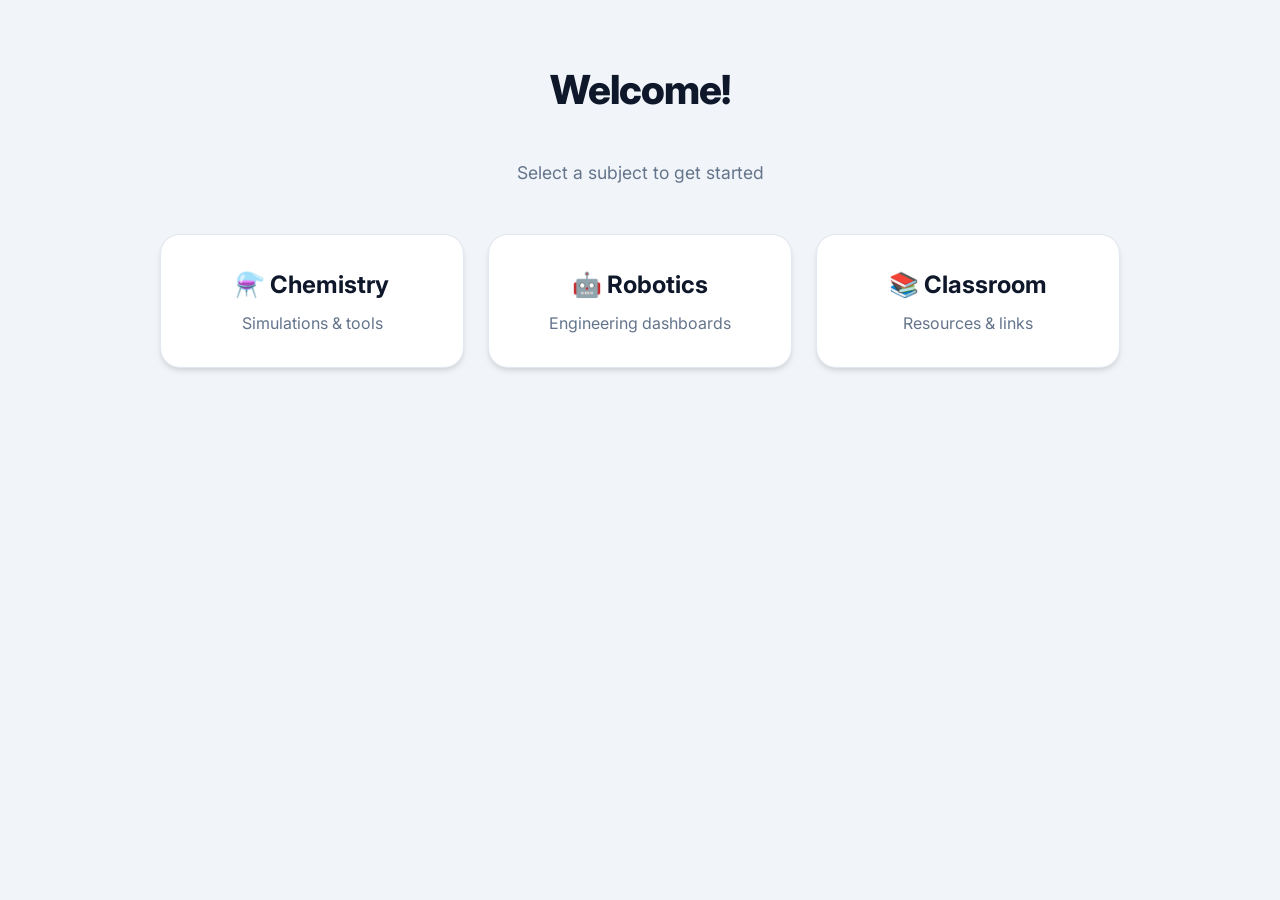
<file: index.html>
<!DOCTYPE html>
<html lang="en">
<head>
  <meta charset="UTF-8">
  <title>Classroom Hub</title>

  <!-- Google Font -->
  <link href="https://fonts.googleapis.com/css2?family=Inter:wght@400;500;600;700&display=swap" rel="stylesheet">

  <!-- Your external stylesheet -->
  <link rel="stylesheet" href="styles.css?v=1">

<body>

<main class="content">
  <h1>Welcome!</h1>
  <p class="subtitle">Select a subject to get started</p> <section class="launchpad">
    <a class="tile blue-tile" href="chemistry.html">
      <h3>⚗️ Chemistry</h3>
      <p>Simulations & tools</p>
    </a>

    <a class="tile green-tile" href="robotics.html">
      <h3>🤖 Robotics</h3>
      <p>Engineering dashboards</p>
    </a>

    <a class="tile yellow-tile" href="#">
      <h3>📚 Classroom</h3>
      <p>Resources & links</p>
    </a>
  </section>
</main>

</body>
</html>
</file>
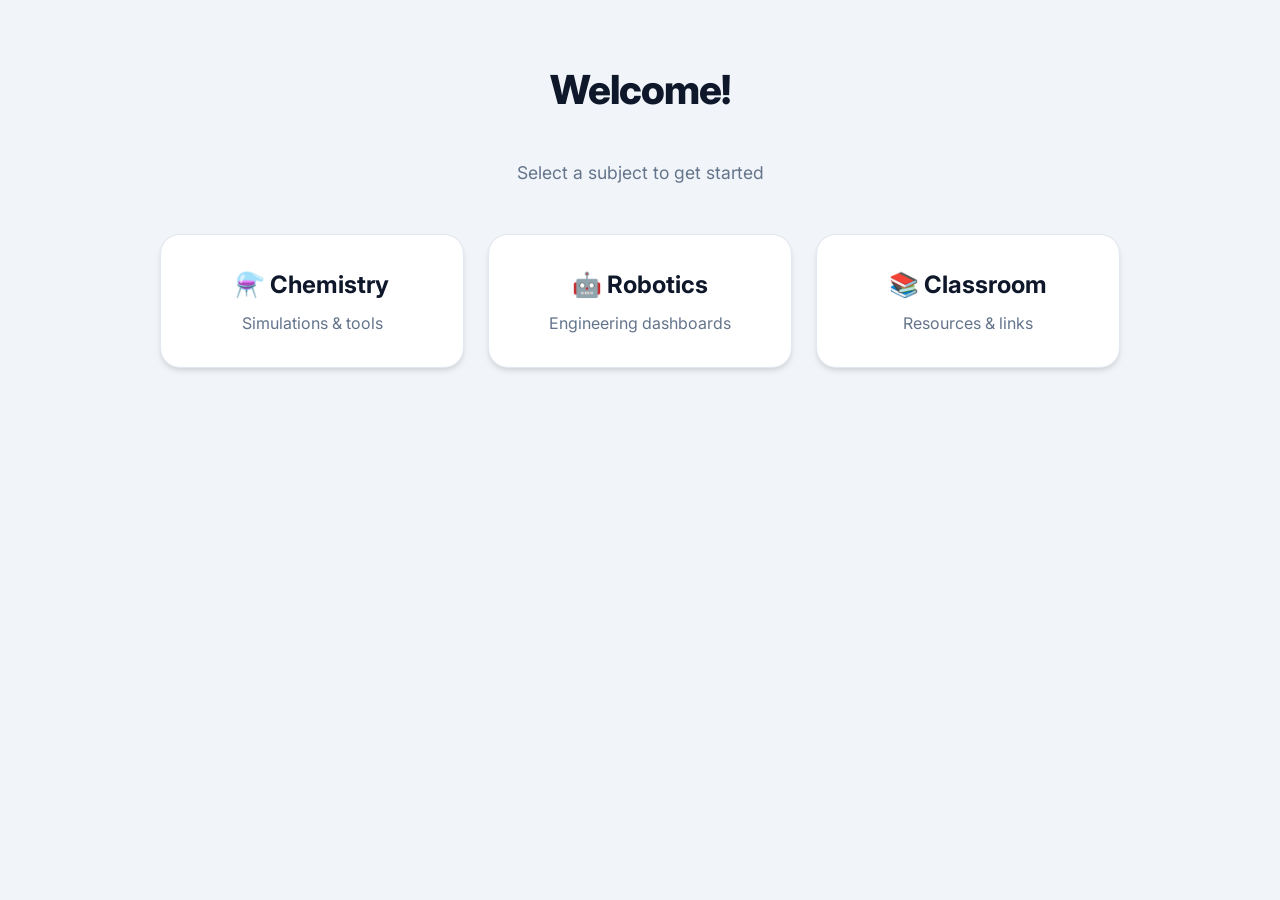
<file: public/index.html>
<!DOCTYPE html>
<html lang="en">
<head>
  <meta charset="UTF-8">
  <title>Classroom Hub</title>

  <!-- Google Font -->
  <link href="https://fonts.googleapis.com/css2?family=Inter:wght@400;500;600;700&display=swap" rel="stylesheet">

  <!-- Your external stylesheet -->
  <link rel="stylesheet" href="styles.css?v=1">

<body>

<main class="content">
  <h1>Welcome!</h1>
  <p class="subtitle">Select a subject to get started</p> <section class="launchpad">
    <a class="tile blue-tile" href="chemistry.html">
      <h3>⚗️ Chemistry</h3>
      <p>Simulations & tools</p>
    </a>

    <a class="tile green-tile" href="robotics.html">
      <h3>🤖 Robotics</h3>
      <p>Engineering dashboards</p>
    </a>

    <a class="tile yellow-tile" href="#">
      <h3>📚 Classroom</h3>
      <p>Resources & links</p>
    </a>
  </section>
</main>

</body>
</html>
</file>
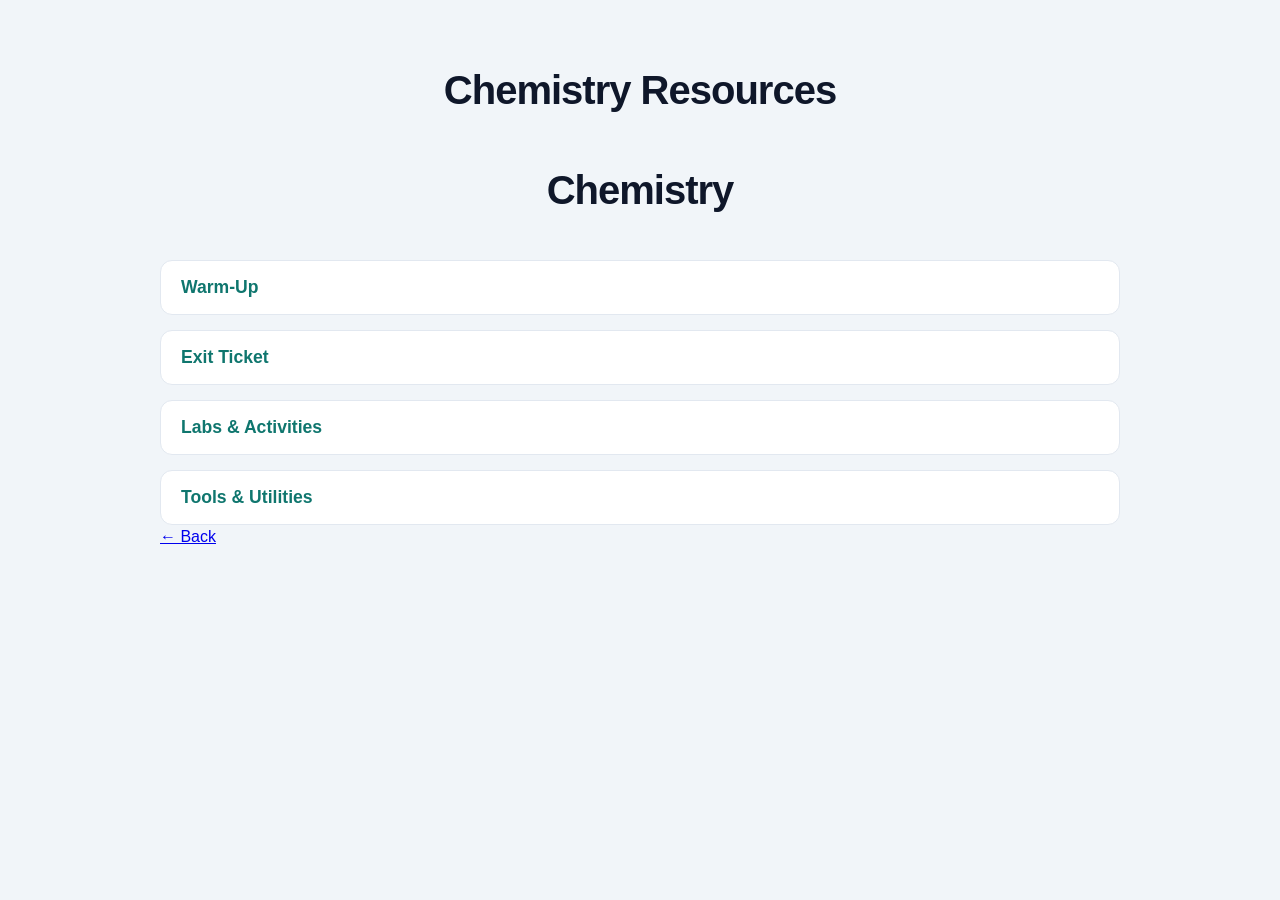
<file: chemistry.html>
<!DOCTYPE html>
<html lang="en">
<head>
  <meta charset="UTF-8">
  <title>Warm‑Ups</title>
  <link rel="stylesheet" href="styles.css">
</head>
<body class="chem-theme">

<main class="content">
  <h1>Chemistry Resources</h1>

<h1>Chemistry</h1>

<!-- Warm-Up -->
<button class="section-toggle" onclick="toggleSection('chem-warmup', this)">
  Warm-Up
</button>
<section id="chem-warmup" class="section-content">
  <ul class="resource-links">
    <li><a href="https://script.google.com/macros/s/AKfycbxYziSWUjZFSZcvkxZn-ZbVfydDbUYXf336kPC2ddEmv35DI9ofgx7wiFZRWobRAh4u/exec"target="_blank">Reaction rates do now</a></li>
    <li><a href="warmups/warmup2.html" target="_blank">Warm-Up 2</a></li>
  </ul>
</section>

<!-- Exit Ticket -->
<button class="section-toggle" onclick="toggleSection('chem-exit', this)">
  Exit Ticket
</button>
<section id="chem-exit" class="section-content">
  <ul class="resource-links">
    <li><a href="exit/exit1.html" target="_blank">Exit Ticket 1</a></li>
    <li><a href="exit/exit2.html">Exit Ticket 2</a></li>
  </ul>
</section>

<!-- Labs & Activities -->
<button class="section-toggle" onclick="toggleSection('chem-labs', this)">
  Labs & Activities
</button>
<section id="chem-labs" class="section-content">
  <ul class="resource-links">
    <li><a href="https://script.google.com/macros/s/AKfycbz5WY4YDTLFT1_B9ficzRHTeYoJqJbTyp0_K7xbts_32Wy6VbjC7WP-Us5vG2CCYkPWwQ/exec" target="_blank">Lewis Structures</a></li>
    <li><a href="https://limitingreactant.vercel.app/">Limiting reactant Conservation of Mass</a></li>
  </ul>
</section>

<!-- Tools & Utilities -->
<button class="section-toggle" onclick="toggleSection('chem-tools', this)">
  Tools & Utilities
</button>
<section id="chem-tools" class="section-content">
  <ul class="resource-links">
    <li><a href="tools/periodic.html" target="_blank">Periodic Table</a></li>
    <li><a href="tools/stoich.html">Stoichiometry Calculator</a></li>
  </ul>
</section>

<a class="back-link" href="index.html">← Back</a>


</section>

<script>
function toggleSection(id, btn) {
  const section = document.getElementById(id);
  section.classList.toggle('open');
  btn.classList.toggle('open');
}
</script>
</main>

</body>
</html>
</file>
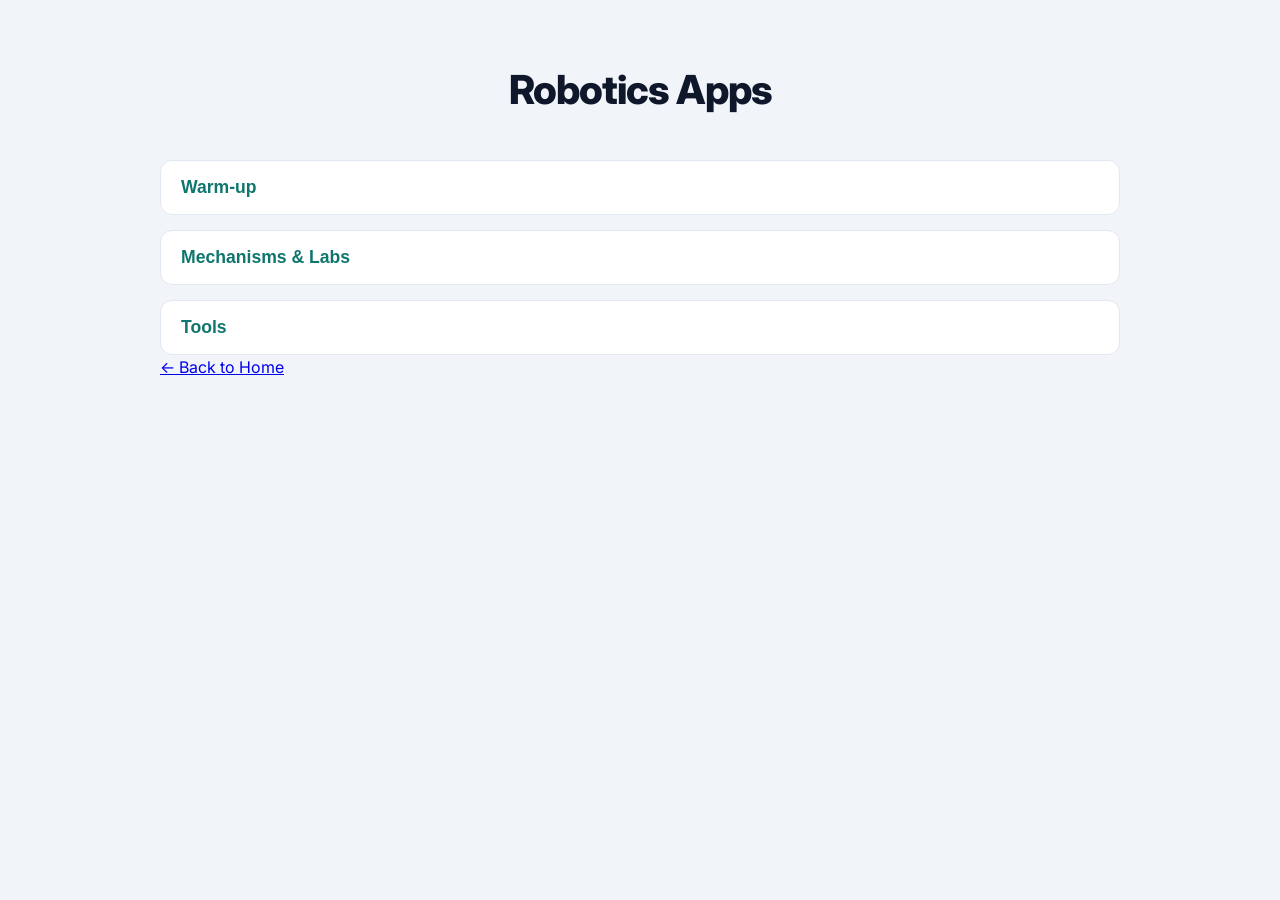
<file: robotics.html>
<!DOCTYPE html>
<html lang="en">
<head>
  <meta charset="UTF-8">
  <title>Robotics Apps</title>

  <!-- Modern font -->
  <link href="https://fonts.googleapis.com/css2?family=Inter:wght@400;500;600;700&display=swap" rel="stylesheet">

  <link rel="stylesheet" href="styles.css">
</head>
<body class="robot-theme">

<main class="content">
  <h1>Robotics Apps</h1>

<!-- Warm up -->
<button class="section-toggle" onclick="toggleSection('robot-daily', this)">
Warm-up
</button>
<section id="robot-daily" class="section-content">
  <ul class="resource-links">

  </ul>
</section>

<!-- Mechanisms & Labs -->
<button class="section-toggle" onclick="toggleSection('robot-labs', this)">
  Mechanisms & Labs
</button>
<section id="robot-labs" class="section-content">
  <ul class="resource-links">
    <li><a href="https://robotman1.vercel.app/" target="_blank">Manipulator - Gears and Linkages</a></li>
    <li><a href="https://robotics-animation.vercel.app/">Robot simulator</a></li>
  </ul>
</section>

<!-- Tools -->
<button class="section-toggle" onclick="toggleSection('robot-tools', this)">
  Tools
</button>
<section id="robot-tools" class="section-content">
  <ul class="resource-links">
    
  </ul>
</section>

  <a class="back-link" href="index.html">← Back to Home</a>
</main>

<script>
function toggleSection(id, btn) {
  const section = document.getElementById(id);
  section.classList.toggle('open');
  btn.classList.toggle('open');
}
</script>




</body>
</html>
</file>
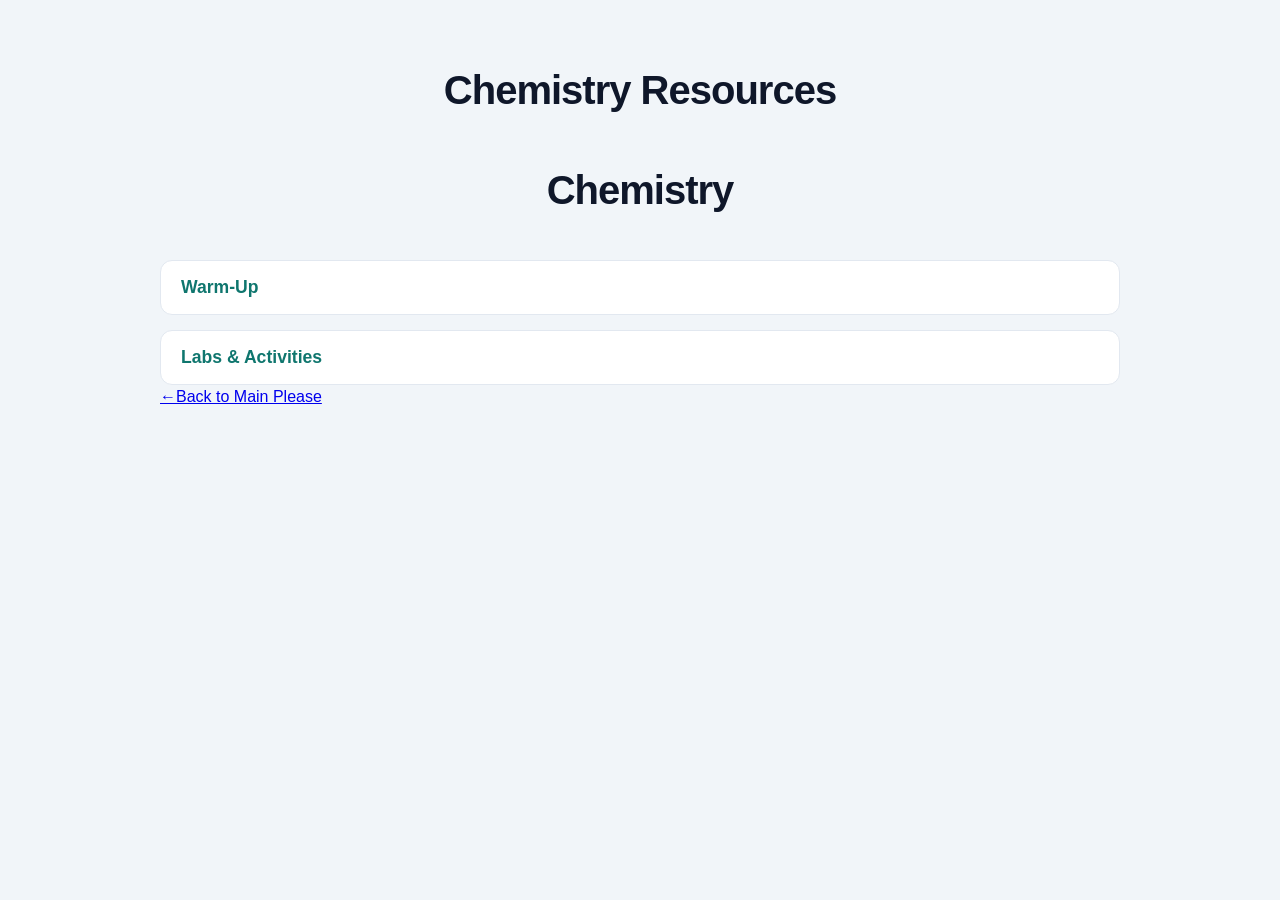
<file: public/chemistry.html>
<!DOCTYPE html>
<html lang="en">
<head>
  <meta charset="UTF-8">
  <title>Chemistry</title>
  <link rel="stylesheet" href="styles.css">
</head>
<body class="chem-theme">

<main class="content">
  <h1>Chemistry Resources</h1>

<h1>Chemistry</h1>

<!-- Warm-Up -->
<button class="section-toggle" onclick="toggleSection('chem-warmup', this)">
  Warm-Up
</button>
<section id="chem-warmup" class="section-content">
  <ul class="resource-links">
    <li><a href="https://script.google.com/macros/s/AKfycbxYziSWUjZFSZcvkxZn-ZbVfydDbUYXf336kPC2ddEmv35DI9ofgx7wiFZRWobRAh4u/exec"target="_blank">Reaction rates do now</a></li>
  
  </ul>
</section>

  <!-- Labs & Activities -->
<button class="section-toggle" onclick="toggleSection('chem-labs', this)">
  Labs & Activities
</button>
<section id="chem-labs" class="section-content">
  <ul class="resource-links">
    <li><a href="https://script.google.com/macros/s/AKfycbz5WY4YDTLFT1_B9ficzRHTeYoJqJbTyp0_K7xbts_32Wy6VbjC7WP-Us5vG2CCYkPWwQ/exec" target="_blank">Lewis Structures</a></li>
    <li><a href="https://limitingreactant.vercel.app/">Limiting reactant Conservation of Mass</a></li>
    <li><a href="https://rates-ofreaction.vercel.app/">Reaction Rates Lab</a></li>
    <li><a href="https://exoendcatgraph.vercel.app/">Endo Exothermic and Catalysts</a></li>
    <li><a href="https://stoichiometry-lab.vercel.app/">Stoichiometry-lab</a></li>
  </ul>
</section>

<a class="back-link" href="index.html">←Back to Main Please</a>


</section>

<script>
function toggleSection(id, btn) {
  const section = document.getElementById(id);
  section.classList.toggle('open');
  btn.classList.toggle('open');
}
</script>
</main>

</body>
</html>
</file>
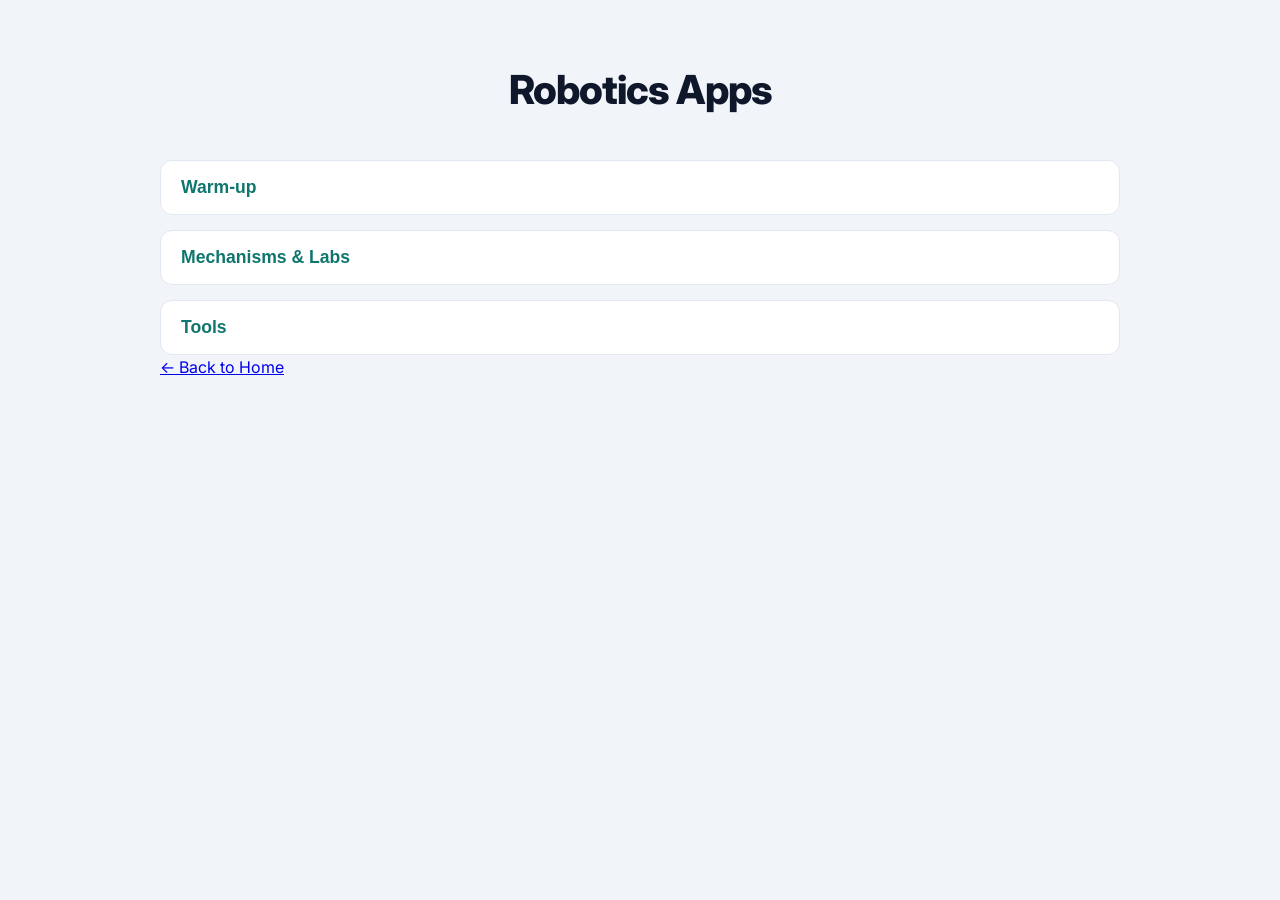
<file: public/robotics.html>
<!DOCTYPE html>
<html lang="en">
<head>
  <meta charset="UTF-8">
  <title>Robotics Apps</title>

  <!-- Modern font -->
  <link href="https://fonts.googleapis.com/css2?family=Inter:wght@400;500;600;700&display=swap" rel="stylesheet">

  <link rel="stylesheet" href="styles.css">
</head>
<body class="robot-theme">

<main class="content">
  <h1>Robotics Apps</h1>

<!-- Warm up -->
<button class="section-toggle" onclick="toggleSection('robot-daily', this)">
Warm-up
</button>
<section id="robot-daily" class="section-content">
  <ul class="resource-links">

  </ul>
</section>

<!-- Mechanisms & Labs -->
<button class="section-toggle" onclick="toggleSection('robot-labs', this)">
  Mechanisms & Labs
</button>
<section id="robot-labs" class="section-content">
  <ul class="resource-links">
    <li><a href="https://robotman1.vercel.app/" target="_blank">Manipulator - Gears and Linkages</a></li>
    <li><a href="https://robotics-animation.vercel.app/">Robot simulator</a></li>
    <li><a href="https://robotsimpid.vercel.app/">PID simulator</a></li>
  </ul>
</section>

<!-- Tools -->
<button class="section-toggle" onclick="toggleSection('robot-tools', this)">
  Tools
</button>
<section id="robot-tools" class="section-content">
  <ul class="resource-links">
    
  </ul>
</section>

  <a class="back-link" href="index.html">← Back to Home</a>
</main>

<script>
function toggleSection(id, btn) {
  const section = document.getElementById(id);
  section.classList.toggle('open');
  btn.classList.toggle('open');
}
</script>




</body>
</html>
</file>
<file: styles.css>
/* ------------------------------
    GLOBAL BASE STYLES
------------------------------ */
* {
  box-sizing: border-box;
  margin: 0;
  padding: 0;
}

body {
  font-family: 'Inter', sans-serif;
  background: #f1f5f9; /* Soft cool gray */
  color: #1e293b;
  line-height: 1.5;
  padding: 0;
  margin: 0;
}

main.content {
  max-width: 1000px;
  margin: 0 auto;
  padding: 60px 20px;
}

h1 {
  font-size: 2.5rem;
  font-weight: 800;
  margin-bottom: 40px;
  color: #0f172a;
  text-align: center;
  letter-spacing: -0.025em;
}

/* Optional subtitle (keep if you use it) */
.subtitle {
  text-align: center;
  color: #64748b;
  margin-bottom: 3rem;
  font-size: 1.1rem;
}

/* ------------------------------
    LAUNCHPAD GRID
------------------------------ */
.launchpad {
  display: grid;
  grid-template-columns: repeat(auto-fit, minmax(280px, 1fr));
  gap: 24px;
}

/* ------------------------------
    TILE SYSTEM
------------------------------ */
.tile {
  display: block;
  text-decoration: none;
  padding: 32px 24px;
  border-radius: 20px;
  background: white;
  border: 1px solid #e2e8f0;
  text-align: center;

  box-shadow: 
    0 4px 6px -1px rgba(0, 0, 0, 0.1),
    0 2px 4px -1px rgba(0, 0, 0, 0.06);

  transition: all 0.3s cubic-bezier(0.4, 0, 0.2, 1);
}

.tile:hover {
  transform: translateY(-8px);
  box-shadow:
    0 20px 25px -5px rgba(0, 0, 0, 0.1),
    0 10px 10px -5px rgba(0, 0, 0, 0.04);
}

.tile h3 {
  font-size: 1.5rem;
  margin-bottom: 8px;
  color: #0f172a;
}

.tile p {
  color: #64748b;
  font-size: 1rem;
}

/* Hover color themes */
.blue-tile:hover { border-color: #3b82f6; background: #eff6ff; }
.green-tile:hover { border-color: #789181; background: #f2fdfb; }
.yellow-tile:hover { border-color: #eab308; background: #fefce8; }

/* ------------------------------
    COLLAPSIBLE SECTIONS
------------------------------ */
.section-toggle {
  width: 100%;
  text-align: left;
  background: #ffffff;
  border: 1px solid #e2e8f0;
  padding: 16px 20px;
  font-size: 1.1rem;
  font-weight: 600;
  color: #0f766e;
  border-radius: 12px;
  cursor: pointer;
  margin-top: 15px;

  display: flex;
  justify-content: space-between;
  align-items: center;
}

.section-content {
  max-height: 0;
  overflow: hidden;
  transition: max-height 0.3s ease-out;
  padding: 0 20px;
}

.section-content.open {
  max-height: 1000px;
  padding: 20px;
}

/* ------------------------------
    RESOURCE LISTS
------------------------------ */
.resource-links {
  list-style: none;
  padding: 0;
}

.resource-links li {
  margin-bottom: 12px;
}

.resource-links a {
  text-decoration: none;
  color: #334155;
  font-weight: 500;
  display: inline-block;
  padding: 4px 0;
  transition: transform 0.2s ease;
}

.resource-links a:hover {
  color: #0f766e;
  transform: translateX(5px);
}
</file>
<file: public/styles.css>
/* ------------------------------
    GLOBAL BASE STYLES
------------------------------ */
* {
  box-sizing: border-box;
  margin: 0;
  padding: 0;
}

body {
  font-family: 'Inter', sans-serif;
  background: #f1f5f9; /* Soft cool gray */
  color: #1e293b;
  line-height: 1.5;
  padding: 0;
  margin: 0;
}

main.content {
  max-width: 1000px;
  margin: 0 auto;
  padding: 60px 20px;
}

h1 {
  font-size: 2.5rem;
  font-weight: 800;
  margin-bottom: 40px;
  color: #0f172a;
  text-align: center;
  letter-spacing: -0.025em;
}

/* Optional subtitle (keep if you use it) */
.subtitle {
  text-align: center;
  color: #64748b;
  margin-bottom: 3rem;
  font-size: 1.1rem;
}

/* ------------------------------
    LAUNCHPAD GRID
------------------------------ */
.launchpad {
  display: grid;
  grid-template-columns: repeat(auto-fit, minmax(280px, 1fr));
  gap: 24px;
}

/* ------------------------------
    TILE SYSTEM
------------------------------ */
.tile {
  display: block;
  text-decoration: none;
  padding: 32px 24px;
  border-radius: 20px;
  background: white;
  border: 1px solid #e2e8f0;
  text-align: center;

  box-shadow: 
    0 4px 6px -1px rgba(0, 0, 0, 0.1),
    0 2px 4px -1px rgba(0, 0, 0, 0.06);

  transition: all 0.3s cubic-bezier(0.4, 0, 0.2, 1);
}

.tile:hover {
  transform: translateY(-8px);
  box-shadow:
    0 20px 25px -5px rgba(0, 0, 0, 0.1),
    0 10px 10px -5px rgba(0, 0, 0, 0.04);
}

.tile h3 {
  font-size: 1.5rem;
  margin-bottom: 8px;
  color: #0f172a;
}

.tile p {
  color: #64748b;
  font-size: 1rem;
}

/* Hover color themes */
.blue-tile:hover { border-color: #3b82f6; background: #eff6ff; }
.green-tile:hover { border-color: #789181; background: #f2fdfb; }
.yellow-tile:hover { border-color: #eab308; background: #fefce8; }

/* ------------------------------
    COLLAPSIBLE SECTIONS
------------------------------ */
.section-toggle {
  width: 100%;
  text-align: left;
  background: #ffffff;
  border: 1px solid #e2e8f0;
  padding: 16px 20px;
  font-size: 1.1rem;
  font-weight: 600;
  color: #0f766e;
  border-radius: 12px;
  cursor: pointer;
  margin-top: 15px;

  display: flex;
  justify-content: space-between;
  align-items: center;
}

.section-content {
  max-height: 0;
  overflow: hidden;
  transition: max-height 0.3s ease-out;
  padding: 0 20px;
}

.section-content.open {
  max-height: 1000px;
  padding: 20px;
}

/* ------------------------------
    RESOURCE LISTS
------------------------------ */
.resource-links {
  list-style: none;
  padding: 0;
}

.resource-links li {
  margin-bottom: 12px;
}

.resource-links a {
  text-decoration: none;
  color: #334155;
  font-weight: 500;
  display: inline-block;
  padding: 4px 0;
  transition: transform 0.2s ease;
}

.resource-links a:hover {
  color: #0f766e;
  transform: translateX(5px);
}
</file>
